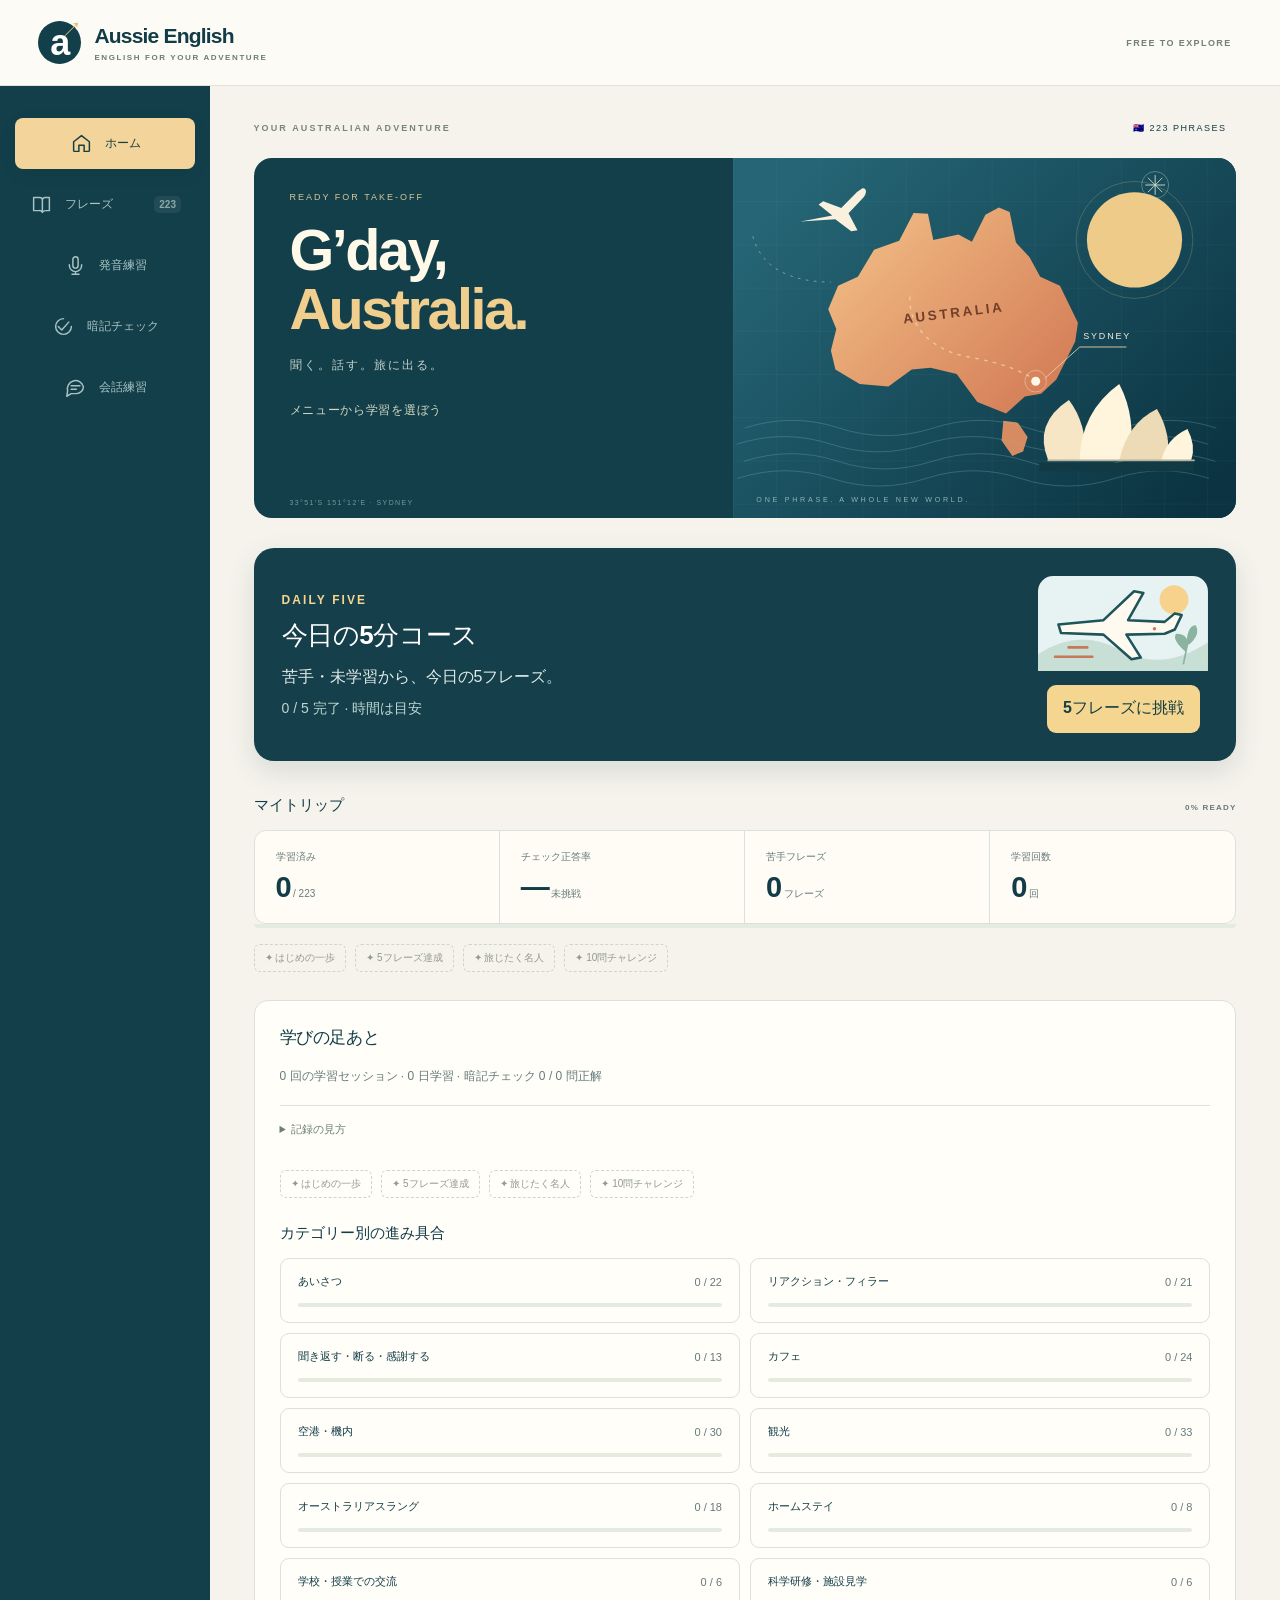
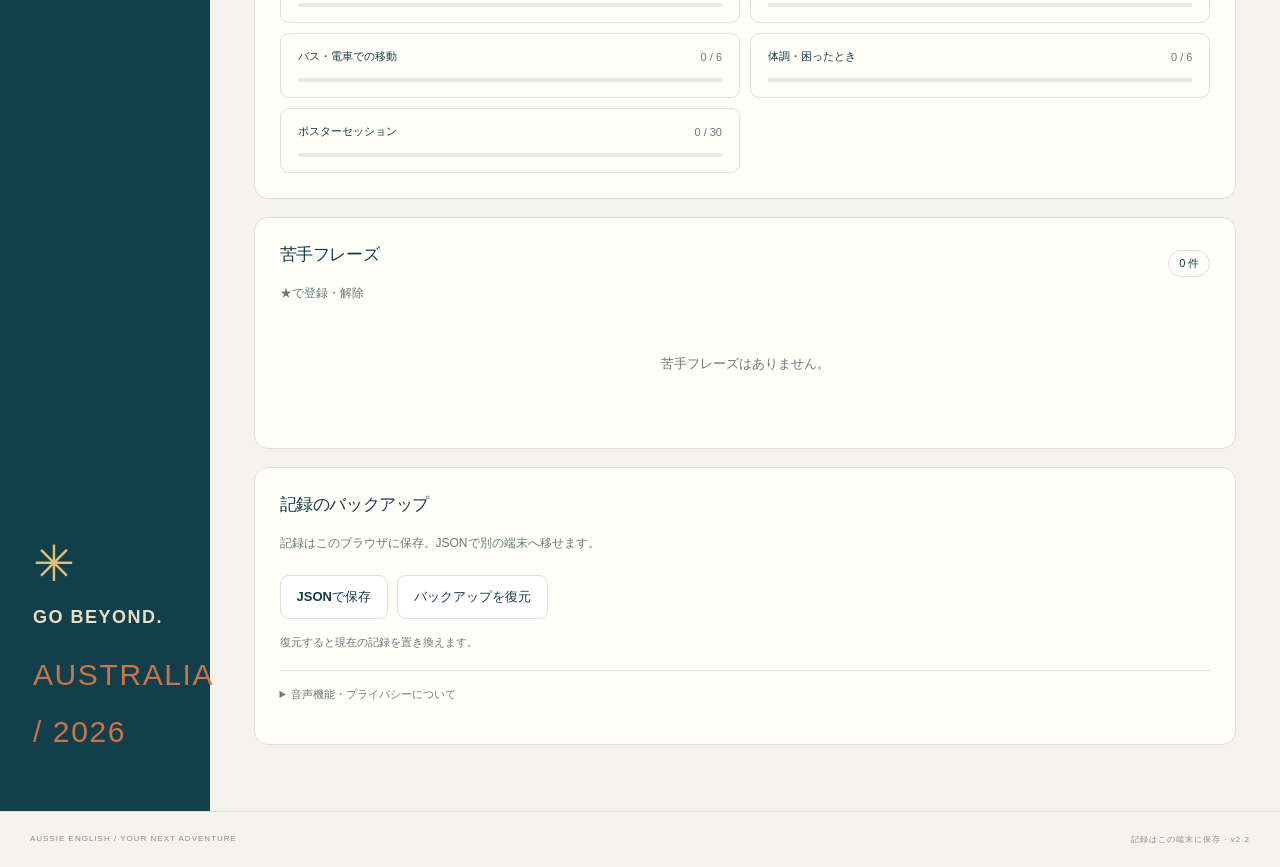
<file: index.html>
<!doctype html>
<html lang="ja">
<head>
  <meta charset="utf-8">
  <meta name="viewport" content="width=device-width, initial-scale=1">
  <meta name="theme-color" content="#123f4a">
  <meta name="description" content="オーストラリア研修に向けて、223のフレーズを聞く・覚える・話す。無料、ログイン不要の英会話トレーナー。">
  <title>Aussie English Trainer｜オーストラリア研修の英会話</title>
  <link rel="icon" href="assets/mark.svg" type="image/svg+xml">
  <link rel="stylesheet" href="styles.css">
  <script defer src="phrases.js"></script>
  <script defer src="translations.js"></script>
  <script defer src="core.js"></script>
  <script defer src="scenarios.js"></script>
  <script defer src="speech.js"></script>
  <script defer src="feedback.js"></script>
  <script defer src="conversation.js"></script>
  <script defer src="app.js"></script>
</head>
<body>
  <a href="#main" class="skip">学習画面へスキップ</a>
  <header class="site-header"><a class="brand" href="#home"><span class="brand-mark" aria-hidden="true">a<span>↗</span></span><span>Aussie English<span class="brand-sub">ENGLISH FOR YOUR ADVENTURE</span></span></a><span class="free-badge">FREE TO EXPLORE</span></header>
  <div class="layout"><aside><nav id="nav" aria-label="学習メニュー"></nav><div class="aside-note"><span class="compass" aria-hidden="true">✳</span><strong>GO BEYOND.</strong><span>AUSTRALIA / 2026</span></div></aside><main id="main" tabindex="-1"><div id="app"></div></main></div>
  <footer><span>AUSSIE ENGLISH / YOUR NEXT ADVENTURE</span><span>記録はこの端末に保存 · v2.2</span></footer>
  <div id="toast" role="status" aria-live="polite"></div>
  <div id="result-feedback" class="result-feedback" hidden role="status" aria-live="polite" aria-atomic="true"><span id="result-symbol" aria-hidden="true">○</span><span id="result-label">一致！</span></div>
  <noscript>このアプリを使うにはJavaScriptを有効にしてください。</noscript>
</body>
</html>
</file>
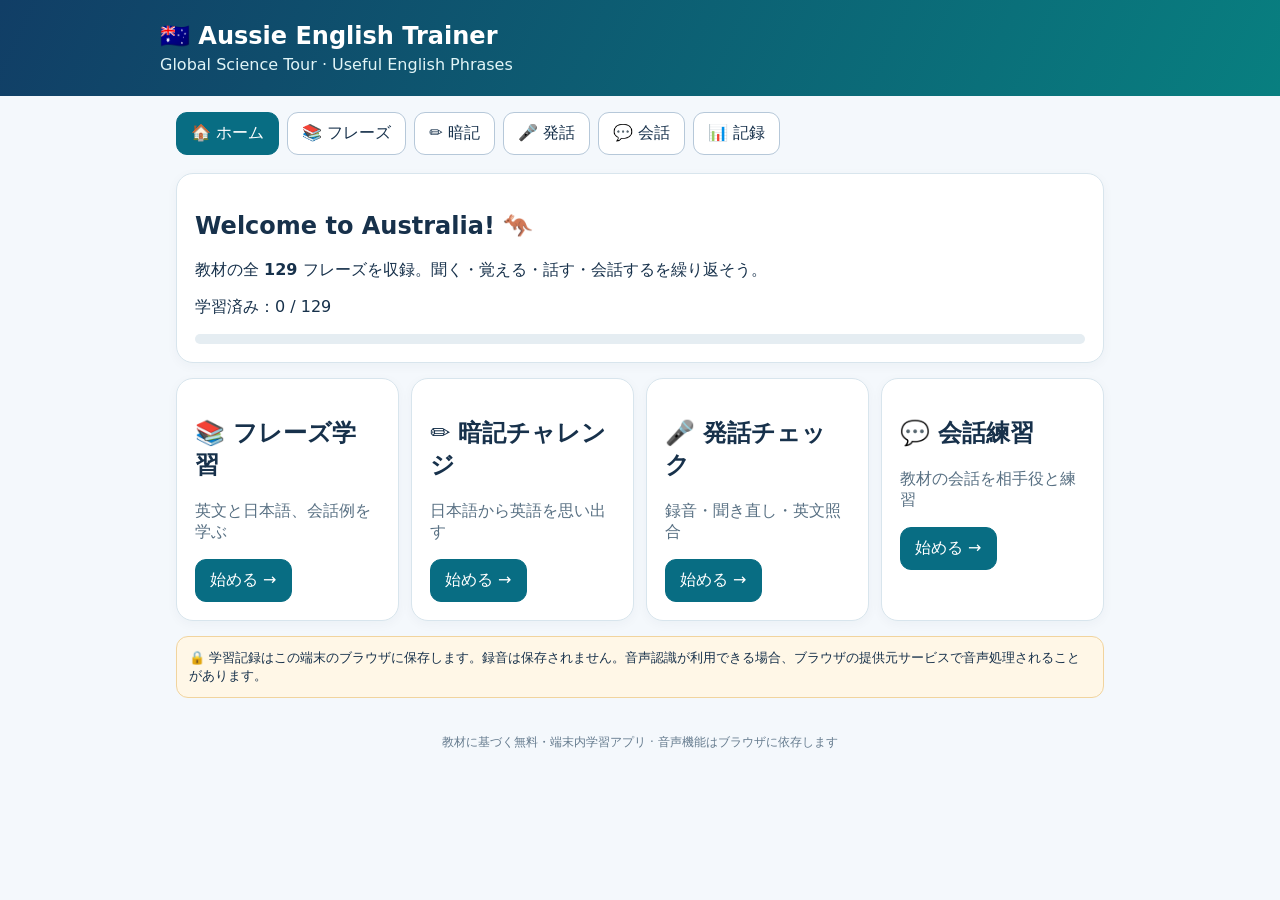
<file: original/index.html>
<!doctype html><html lang="ja"><head><meta charset="utf-8"><meta name="viewport" content="width=device-width,initial-scale=1"><title>Aussie English Trainer</title><style>
:root{font-family:system-ui,'Noto Sans JP',sans-serif;color:#17314b;background:#f4f8fc}*{box-sizing:border-box}body{margin:0}header{background:linear-gradient(115deg,#113e66,#087f80);color:white;padding:22px 18px}header h1{margin:0;font-size:24px}header p{margin:5px 0 0;color:#e1f5f7}main{max-width:960px;margin:auto;padding:16px}.nav{display:flex;flex-wrap:wrap;gap:8px;margin-bottom:18px}button,select,input{font:inherit}button{border:1px solid #b6c8d9;background:white;border-radius:11px;padding:10px 14px;cursor:pointer;color:#17314b}button.primary,.nav button.active{background:#086d83;color:white;border-color:#086d83}button:disabled{opacity:.5;cursor:not-allowed}button:hover:not(:disabled){filter:brightness(.95)}.panel{background:white;border:1px solid #d8e5ed;border-radius:17px;padding:18px;margin-bottom:15px;box-shadow:0 3px 12px #18354b0a}.muted{color:#587083}.small{font-size:13px}.tag{background:#e8f5f5;padding:4px 9px;border-radius:99px;font-size:12px}.flex{display:flex;gap:10px;align-items:center;flex-wrap:wrap}.grow{flex:1}.phrase{font-size:clamp(22px,4vw,32px);font-weight:750;margin:16px 0}.translation{font-size:18px}.actions{display:flex;gap:8px;flex-wrap:wrap;margin:12px 0}.dialog{border-left:3px solid #9ec4d3;padding:8px 12px;margin:7px 0;background:#f5fafc}.dialog.mine{border-left-color:#10a48c;background:#eaf9f4}.score{font-size:30px;font-weight:750;color:#087b75}.progress{height:10px;background:#e5edf2;border-radius:99px;overflow:hidden}.progress>div{height:100%;background:#159d8a}.listitem{border-bottom:1px solid #edf1f5;padding:10px 0;display:flex;align-items:center;justify-content:space-between;gap:8px}.grid{display:grid;grid-template-columns:repeat(auto-fit,minmax(200px,1fr));gap:12px}input,select{padding:10px;border-radius:9px;border:1px solid #b7cad8;max-width:100%}input[type=text]{width:100%}.hidden{display:none}.status{padding:10px;background:#f0f7fb;border-radius:10px;margin-top:12px;white-space:pre-wrap}.notice{background:#fff7e7;border:1px solid #f1d49e;border-radius:12px;padding:12px}footer{text-align:center;padding:20px;color:#657b8e;font-size:12px}@media(max-width:600px){.panel{padding:14px}button{padding:10px}header h1{font-size:21px}}
</style></head><body><header><div style="max-width:960px;margin:auto"><h1>🇦🇺 Aussie English Trainer</h1><p>Global Science Tour · Useful English Phrases</p></div></header><main><nav class="nav" id="nav"></nav><div id="app"></div></main><footer>教材に基づく無料・端末内学習アプリ · 音声機能はブラウザに依存します</footer><script src="phrases.js"></script><script>
const DATA=window.PHRASES||[];const STORE='aussie-english-v1';let saved={};try{saved=JSON.parse(localStorage.getItem(STORE)||'{}')}catch{};saved.done??={};saved.star??={};saved.attempts??={};let tab='home',idx=0,cat='すべて',showJa=true,rec=null,recordedUrl=null,recognition=null,voiceIndex=0,roleTurn=0,roleLog=[],roleScript=null;
const $=id=>document.getElementById(id);const esc=s=>String(s??'').replace(/[&<>"']/g,c=>({'&':'&amp;','<':'&lt;','>':'&gt;','"':'&quot;',"'":'&#39;'}[c]));function save(){localStorage.setItem(STORE,JSON.stringify(saved))}function categories(){return ['すべて',...new Set(DATA.map(x=>x.category))]}function current(){return DATA[idx]}function changeTab(t){tab=t;render()}function setIndex(n){idx=Math.max(0,Math.min(DATA.length-1,n));render()}function speak(t,rate=0.9){if(!('speechSynthesis'in window)){alert('このブラウザでは音声再生できません');return}speechSynthesis.cancel();let u=new SpeechSynthesisUtterance(t);u.lang='en-AU';u.rate=rate;let voices=speechSynthesis.getVoices();let v=voices.find(v=>v.lang.toLowerCase()==='en-au')||voices.find(v=>v.lang.toLowerCase().startsWith('en-'));if(v)u.voice=v;speechSynthesis.speak(u)}function norm(s){return s.toLowerCase().replace(/[^a-z0-9\s]/g,' ').replace(/\s+/g,' ').trim()}function accuracy(a,b){let x=norm(a).split(' ').filter(Boolean),y=norm(b).split(' ').filter(Boolean);let dp=Array.from({length:x.length+1},()=>Array(y.length+1).fill(0));for(let i=1;i<=x.length;i++)for(let j=1;j<=y.length;j++)dp[i][j]=x[i-1]===y[j-1]?dp[i-1][j-1]+1:Math.max(dp[i-1][j],dp[i][j-1]);return Math.round(100*2*dp[x.length][y.length]/Math.max(1,x.length+y.length))}function recognitionStart(callback){let SR=window.SpeechRecognition||window.webkitSpeechRecognition;if(!SR){$('status').textContent='このブラウザは音声認識に対応していません。下の入力欄から英文を入力して練習できます。';return}try{recognition?.abort();recognition=new SR();recognition.lang='en-AU';recognition.interimResults=false;recognition.onresult=e=>callback(e.results[0][0].transcript);recognition.onerror=e=>$('status').textContent='音声認識エラー: '+e.error+'。入力欄からも練習できます。';recognition.start();$('status').textContent='🎤 話してください…'}catch(e){$('status').textContent='マイクを開始できません: '+e.message}}
function nav(){let tabs=[['home','🏠 ホーム'],['learn','📚 フレーズ'],['quiz','✏️ 暗記'],['speak','🎤 発話'],['role','💬 会話'],['progress','📊 記録']];$('nav').innerHTML=tabs.map(([t,l])=>`<button class="${t===tab?'active':''}" onclick="changeTab('${t}')">${l}</button>`).join('')}
function render(){nav();let a=$('app');if(tab==='home'){let done=Object.keys(saved.done).filter(k=>saved.done[k]).length;a.innerHTML=`<section class="panel"><h2>Welcome to Australia! 🦘</h2><p>教材の全 <b>${DATA.length}</b> フレーズを収録。聞く・覚える・話す・会話するを繰り返そう。</p><p>学習済み：${done} / ${DATA.length}</p><div class="progress"><div style="width:${done/DATA.length*100}%"></div></div></section><div class="grid">${[['learn','📚','フレーズ学習','英文と日本語、会話例を学ぶ'],['quiz','✏️','暗記チャレンジ','日本語から英語を思い出す'],['speak','🎤','発話チェック','録音・聞き直し・英文照合'],['role','💬','会話練習','教材の会話を相手役と練習']].map(([t,ico,title,desc])=>`<section class="panel"><h2>${ico} ${title}</h2><p class="muted">${desc}</p><button class="primary" onclick="changeTab('${t}')">始める →</button></section>`).join('')}</div><div class="notice small">🔒 学習記録はこの端末のブラウザに保存します。録音は保存されません。音声認識が利用できる場合、ブラウザの提供元サービスで音声処理されることがあります。</div>`}
if(tab==='learn'){let p=current();a.innerHTML=`<section class="panel"><div class="flex"><select id="cat" onchange="selectCat(this.value)">${categories().map(c=>`<option ${c===cat?'selected':''}>${esc(c)}</option>`).join('')}</select><span class="tag">No. ${p.id} / ${DATA.length}</span><span class="tag">${esc(p.category)}</span></div><div class="phrase">${esc(p.en)}</div><div class="translation" id="ja">${showJa?esc(p.ja):'（日本語訳を非表示）'}</div><div class="actions"><button onclick="speak(current().en)">🔊 聴く</button><button onclick="speak(current().en,.7)">🐢 ゆっくり</button><button onclick="showJa=!showJa;render()">訳を${showJa?'隠す':'表示'}</button><button onclick="toggleStar()">${saved.star[p.id]?'★ お気に入り':'☆ お気に入り'}</button><button class="${saved.done[p.id]?'primary':''}" onclick="toggleDone()">${saved.done[p.id]?'✓ 学習済み':'□ 覚えた'}</button></div><h3>教材の会話例</h3>${p.dialogue.map(d=>`<div class="dialog"><b>${esc(d.role)}:</b> ${esc(d.text)} <button class="small" onclick="speak(${JSON.stringify(d.text).replace(/"/g,'&quot;')})">🔊</button></div>`).join('')}<div class="actions"><button onclick="move(-1)">← 前へ</button><button class="primary" onclick="move(1)">次へ →</button><button onclick="changeTab('speak')">このフレーズを話す 🎤</button></div></section>`}
if(tab==='quiz'){let p=current();a.innerHTML=`<section class="panel"><span class="tag">No. ${p.id} · ${esc(p.category)}</span><h2>日本語を英語にしよう</h2><p class="phrase">${esc(p.ja)}</p><input id="quizAnswer" type="text" placeholder="英語で入力（または声に出してから確認）"><div class="actions"><button onclick="quizCheck()" class="primary">答え合わせ</button><button onclick="speak(current().en)">🔊 模範音声</button><button onclick="move(1)">次の問題 →</button></div><div id="status" class="status">入力しなくても答え合わせできます。</div></section>`}
if(tab==='speak'){let p=current();a.innerHTML=`<section class="panel"><span class="tag">No. ${p.id} · ${esc(p.category)}</span><h2>発話チェック</h2><p class="phrase">${esc(p.en)}</p><p>${esc(p.ja)}</p><div class="actions"><button onclick="speak(current().en)">🔊 お手本</button><button onclick="speak(current().en,.7)">🐢 ゆっくり</button><button class="primary" onclick="recognitionStart(checkSpeech)">🎙 音声認識</button><button onclick="recordStart()">⏺ 録音開始</button><button onclick="recordStop()">⏹ 録音終了</button></div><div id="playback"></div><label class="small muted">認識できない場合は入力して確認</label><input type="text" id="typed" placeholder="聞き取られた英文を入力"><button onclick="checkSpeech($('typed').value)">英文を照合</button><div id="status" class="status">音声認識の結果は発音の点数ではありません。録音を聞き直して、お手本と比べましょう。</div><div class="actions"><button onclick="move(-1)">← 前へ</button><button onclick="move(1)">次へ →</button></div></section>`}
if(tab==='role')renderRole();if(tab==='progress'){let done=DATA.filter(p=>saved.done[p.id]);let starred=DATA.filter(p=>saved.star[p.id]);a.innerHTML=`<section class="panel"><h2>学習記録</h2><p>学習済み：<b>${done.length} / ${DATA.length}</b>　お気に入り：<b>${starred.length}</b></p><div class="progress"><div style="width:${done.length/DATA.length*100}%"></div></div><h3>カテゴリー別</h3>${categories().slice(1).map(c=>{let ar=DATA.filter(p=>p.category===c),n=ar.filter(p=>saved.done[p.id]).length;return `<div class="listitem"><span>${esc(c)}</span><span>${n}/${ar.length}</span></div>`}).join('')}<h3>お気に入り</h3>${starred.length?starred.map(p=>`<div class="listitem"><span>${esc(p.en)}</span><button onclick="setIndex(${p.id-1});changeTab('learn')">学習</button></div>`).join(''):'まだ登録されていません'}<h3>バックアップ</h3><div class="actions"><button onclick="exportData()">記録をJSONで保存</button><button onclick="$('import').click()">記録を読み込む</button><input id="import" type="file" accept="application/json" class="hidden" onchange="importData(event)"></div><div class="notice small">ブラウザのデータを消すと記録も消えます。必要に応じてバックアップしてください。</div></section>`}}
function selectCat(c){cat=c;let i=DATA.findIndex(p=>c==='すべて'||p.category===c);if(i>=0)idx=i;render()}function move(n){let filtered=DATA.map((p,i)=>({p,i})).filter(({p})=>cat==='すべて'||p.category===cat);let at=filtered.findIndex(o=>o.i===idx);idx=filtered[(at+n+filtered.length)%filtered.length].i;render()}function toggleDone(){let id=current().id;saved.done[id]=!saved.done[id];save();render()}function toggleStar(){let id=current().id;saved.star[id]=!saved.star[id];save();render()}function quizCheck(){let p=current(),s=$('quizAnswer').value;let score=s.trim()?accuracy(s,p.en):null;$('status').innerHTML=`<b>解答例：</b>${esc(p.en)}<br>${score===null?'声に出して言えたか確認しましょう。':`文字列一致度：<b>${score}%</b>（言い換え表現は低く出る場合があります）`}`;saved.attempts[p.id]=(saved.attempts[p.id]||0)+1;save()}function checkSpeech(s){let score=accuracy(s,current().en);$('status').innerHTML=`<b>認識・入力された英文：</b> ${esc(s||'（認識なし）')}<br><b>お手本：</b> ${esc(current().en)}<br><span class="score">${score}%</span> <span class="small">単語一致度の目安（発音採点ではありません）</span>`;saved.attempts[current().id]=(saved.attempts[current().id]||0)+1;save()}
async function recordStart(){if(!navigator.mediaDevices?.getUserMedia||!window.MediaRecorder){$('status').textContent='録音非対応です。HTTPSで開き、マイク許可を確認してください。';return}try{let stream=await navigator.mediaDevices.getUserMedia({audio:true}),chunks=[];rec=new MediaRecorder(stream);rec.ondataavailable=e=>chunks.push(e.data);rec.onstop=()=>{if(recordedUrl)URL.revokeObjectURL(recordedUrl);recordedUrl=URL.createObjectURL(new Blob(chunks,{type:rec.mimeType}));$('playback').innerHTML='<p>自分の声を聞き直そう：</p><audio controls src="'+recordedUrl+'"></audio>';stream.getTracks().forEach(t=>t.stop())};rec.start();$('status').textContent='⏺ 録音中…「録音終了」を押してください。'}catch(e){$('status').textContent='録音できません: '+e.message}}function recordStop(){if(rec?.state==='recording'){rec.stop();$('status').textContent='録音が終わりました。お手本と聴き比べてみましょう。'}}
function renderRole(){let p=current();if(!roleScript||roleScript.id!==p.id){roleScript=p;roleTurn=0;roleLog=[]}let lines=p.dialogue;let shown=roleLog.map(l=>`<div class="dialog ${l.mine?'mine':''}"><b>${l.mine?'You':'Partner'}:</b> ${esc(l.text)} ${l.mine?'':`<button onclick="speak(${JSON.stringify(l.text).replace(/"/g,'&quot;')})">🔊</button>`}</div>`).join('');let next=lines[roleTurn];$('app').innerHTML=`<section class="panel"><h2>💬 教材ロールプレイ</h2><div class="flex"><span class="tag">No. ${p.id}</span><button onclick="move(-1)">←</button><button onclick="move(1)">→</button><button onclick="roleScript=null;render()">最初から</button></div><p class="muted">${esc(p.en)}　|　${esc(p.ja)}</p>${shown||'<p class="muted">会話を始めましょう。教材のAを相手役、Bを自分の役として練習します。</p>'}${next?`<div class="notice"><b>次の番：</b>${next.role==='A'?'相手（A）':'あなた（B）'}<br>${next.role==='B'?`<span class="small">ヒント：${esc(next.text)}</span>`:'相手のセリフを再生できます。'}</div><div class="actions">${next.role==='A'?`<button class="primary" onclick="roleAdvance()">🔊 相手のセリフを聞く</button>`:`<button class="primary" onclick="recognitionStart(roleSpeech)">🎙 自分のセリフを話す</button><button onclick="roleAdvance()">言えたので次へ</button>`}</div>`:'<div class="status">🎉 会話終了！ 別のフレーズにも挑戦しよう。</div>'}<div id="status" class="status">※教材にある会話を使う練習です。無制限の生成AI自由会話ではありません。</div></section>`}function roleAdvance(){let d=current().dialogue[roleTurn];if(!d)return;if(d.role==='A')speak(d.text);roleLog.push({text:d.text,mine:d.role==='B'});roleTurn++;renderRole()}function roleSpeech(s){let d=current().dialogue[roleTurn];if(!d)return;let score=accuracy(s,d.text);roleLog.push({text:s,mine:true});roleTurn++;renderRole();$('status').textContent=`認識結果の単語一致度：${score}%（発音点数ではありません）`}
function exportData(){let blob=new Blob([JSON.stringify(saved,null,2)],{type:'application/json'}),url=URL.createObjectURL(blob),a=document.createElement('a');a.href=url;a.download='aussie-learning-progress.json';a.click();setTimeout(()=>URL.revokeObjectURL(url),1000)}async function importData(e){try{let j=JSON.parse(await e.target.files[0].text());if(!j.done||!j.star)throw Error('形式が違います');saved=j;save();render()}catch(e){alert('読み込みに失敗しました: '+e.message)}}
if(!DATA.length)$('app').textContent='教材データが読み込めません。index.html と phrases.js を同じフォルダに置いてください。';else render();
</script></body></html>
</file>
<file: styles.css>
:root{--ink:#173c36;--muted:#60736b;--green:#086b62;--lime:#dcebb9;--paper:#f6f6ef;--line:#dce3d8;--orange:#cc6336;--white:#fff;--shadow:0 8px 30px #193e3210;color-scheme:light;font-family:Inter,'Noto Sans JP',-apple-system,BlinkMacSystemFont,'Segoe UI',sans-serif;color:var(--ink);background:var(--paper);font-synthesis:none}*{box-sizing:border-box}body{margin:0}a{color:inherit}button,input,select,textarea{font:inherit}button,a,input,select,textarea{touch-action:manipulation}button{cursor:pointer;min-height:44px;padding:10px 16px;border:1px solid var(--line);border-radius:12px;background:white;color:var(--ink);font-weight:600;transition:background .15s,transform .15s}button:hover:not(:disabled){background:#eaf1e4}button:active:not(:disabled){transform:translateY(1px)}button:disabled{opacity:.5;cursor:not-allowed}button.primary{background:var(--green);color:white;border-color:var(--green)}button.primary:hover{background:#09564f}button.soft{background:var(--lime);border-color:var(--lime)}button.danger{color:#9a352b}button.icon{min-width:44px;padding:9px}button[aria-pressed=true]{background:#e6efd9;border-color:#63924e}.skip{position:absolute;top:-100px;left:10px;background:white;padding:15px;z-index:20}.skip:focus{top:5px}:focus-visible{outline:3px solid #bc6a27;outline-offset:4px}.site-header{height:91px;display:flex;align-items:center;gap:26px;padding:0 4vw;border-bottom:1px solid var(--line);background:#fffef8}.brand{display:flex;gap:13px;align-items:center;font-size:20px;font-weight:800;letter-spacing:-.6px;text-decoration:none}.brand-mark{display:grid;place-items:center;position:relative;background:var(--green);color:white;border-radius:14px;width:43px;height:43px;font-size:36px;line-height:1}.brand-mark span{position:absolute;font-size:21px;top:-2px;right:0;color:#e4c075}.brand-sub{display:block;font-size:10px;font-weight:500;letter-spacing:.7px;margin-top:5px}.header-note{font-size:12px;color:var(--muted);margin-left:auto}.free-badge{font-size:11px;border:1px solid var(--line);padding:7px 10px;border-radius:30px;white-space:nowrap}.layout{max-width:1510px;margin:auto;display:grid;grid-template-columns:220px minmax(0,1fr);min-height:calc(100vh - 155px)}aside{padding:35px 18px 20px 25px;border-right:1px solid var(--line);display:flex;flex-direction:column;gap:26px}nav{display:grid;gap:7px}nav button{border:0;background:transparent;text-align:left;font-size:13px;display:flex;align-items:center;gap:12px;padding:13px 14px}nav button.active{background:var(--green);color:white}nav .nav-icon{font-size:20px;width:24px;text-align:center}nav .nav-count{margin-left:auto;font-size:10px;opacity:.8}.aside-note{margin-top:auto;padding:18px 11px;color:var(--muted);font-size:11px;line-height:1.9}.aside-note>span{font-size:30px;color:var(--orange);display:block}.aside-note strong{color:var(--ink);font-size:12px}.local-note{font-size:10px;color:var(--muted);text-align:center}main{padding:36px clamp(20px,3.4vw,50px) 50px;min-width:0;max-width:1250px;width:100%}h1,h2,h3,p{margin-top:0}h1{font-size:clamp(25px,3vw,34px);letter-spacing:-1px;margin-bottom:10px}h2{font-size:20px;letter-spacing:-.4px}h3{font-size:15px}p{line-height:1.8}small,.small{font-size:12px;line-height:1.8}.muted{color:var(--muted)}.eyebrow{color:var(--green);font-size:10px;letter-spacing:2px;font-weight:800;margin-bottom:12px}.page-head{display:flex;justify-content:space-between;align-items:center;gap:14px;margin-bottom:26px}.page-head p{margin:0;font-size:13px}.pill{display:inline-block;border:1px solid var(--line);border-radius:30px;padding:5px 10px;font-size:11px;background:#fff9}.hero{background:#e6eddb;border-radius:24px;display:grid;grid-template-columns:1.2fr 1fr;overflow:hidden;position:relative;margin-bottom:25px;min-height:285px;border:1px solid #dce6cb}.hero-copy{padding:35px 0 33px 32px;position:relative;z-index:1}.hero h2{font-size:clamp(26px,3vw,40px);line-height:1.4;letter-spacing:-1.5px;margin-bottom:13px}.hero p{font-size:12px;color:#486044;margin-bottom:23px}.hero-art{position:relative;display:flex;align-items:flex-end;justify-content:center;overflow:hidden;background:linear-gradient(155deg,transparent 10%,#c9dfcf 80%)}.hero-art svg{width:100%;min-width:260px;height:100%;position:absolute;bottom:0}.stamp{position:absolute;right:22px;top:23px;border:1px solid #839c76;border-radius:50%;width:73px;height:73px;display:flex;align-items:center;justify-content:center;text-align:center;transform:rotate(12deg);font-size:9px;line-height:1.8;letter-spacing:1px;color:#3e6c50}.stats{display:grid;grid-template-columns:repeat(4,minmax(0,1fr));gap:13px;margin-bottom:29px}.stat{padding:18px;border:1px solid var(--line);background:white;border-radius:15px}.stat-label{display:block;color:var(--muted);font-size:11px;margin-bottom:10px}.stat strong{font-size:27px;font-weight:750;letter-spacing:-1px}.stat strong small{font-size:12px;font-weight:400;color:var(--muted);letter-spacing:0}.section-title{display:flex;justify-content:space-between;align-items:baseline;gap:10px;margin:26px 0 16px}.section-title h2{margin:0;font-size:17px}.section-title span{color:var(--muted);font-size:11px}.mode-grid{display:grid;grid-template-columns:repeat(4,minmax(0,1fr));gap:13px}.mode-card{text-align:left;padding:21px 17px;background:white;border-radius:17px;min-height:183px;position:relative}.mode-icon{display:grid;place-items:center;width:39px;height:39px;background:#e5efdb;border-radius:13px;margin-bottom:17px;font-size:21px}.mode-card:nth-child(2) .mode-icon{background:#fff0d7}.mode-card:nth-child(3) .mode-icon{background:#e0eef0}.mode-card:nth-child(4) .mode-icon{background:#f7e5d9}.mode-card strong{display:block;font-size:14px;margin-bottom:8px}.mode-card p{font-size:11px;font-weight:400;color:var(--muted);line-height:1.7;margin:0 0 18px}.mode-card .arrow{position:absolute;right:16px;bottom:14px;color:var(--green)}.panel{background:white;border:1px solid var(--line);border-radius:19px;padding:25px;margin-bottom:18px;box-shadow:var(--shadow)}.row{display:flex;align-items:center;gap:10px;flex-wrap:wrap}.spread{justify-content:space-between}.actions{display:flex;gap:9px;flex-wrap:wrap;margin-top:20px}.tag{font-size:10px;background:#edf2e7;border-radius:6px;padding:5px 9px;color:#425e44;display:inline-block}.phrase{font-size:clamp(25px,4vw,38px);line-height:1.5;font-weight:700;letter-spacing:-.5px;margin:24px 0 10px;overflow-wrap:anywhere}.translation{font-size:17px;line-height:1.7;min-height:30px}.phrase-card{padding:28px 32px}.phrase-card .actions{margin-top:26px}.phrase-nav{border-top:1px solid var(--line);margin-top:25px;padding-top:16px}.field{display:flex;flex-direction:column;gap:7px;font-size:12px;min-width:0}input[type=search],input[type=text],select,textarea{border:1px solid #b7c8ba;background:white;color:var(--ink);border-radius:10px;padding:12px;min-height:44px;max-width:100%;width:100%}textarea{resize:vertical;min-height:88px}input[type=checkbox]{width:18px;height:18px;accent-color:var(--green)}.toolbar{display:grid;grid-template-columns:minmax(180px,1.6fr) minmax(140px,1fr) auto;gap:12px;align-items:end;margin-bottom:18px}.check{display:flex;gap:8px;align-items:center;font-size:12px;min-height:44px}.dialogue{display:grid;gap:10px;margin-top:16px}.bubble{background:#f2f5ee;border-radius:13px;padding:13px 16px;font-size:14px;line-height:1.8}.bubble .role{font-size:10px;font-weight:800;color:var(--muted);display:block}.bubble.mine{background:#e2eed7;margin-left:25px}.bubble.partner{margin-right:25px}.bubble button{float:right;min-height:36px;min-width:36px;padding:5px;margin-left:8px}.notice{font-size:12px;background:#f9f4e6;border:1px solid #e8d8b6;border-radius:12px;padding:14px;line-height:1.8;margin:16px 0}.notice.neutral{background:#eef4eb;border-color:#d7e3cd}.empty{text-align:center;padding:40px 15px;color:var(--muted)}.list{display:grid;gap:8px;max-height:360px;overflow:auto;padding:3px}.list-item{width:100%;display:flex;align-items:center;gap:13px;text-align:left;padding:12px 14px;flex-shrink:0}.list-item .number{font-size:11px;color:var(--muted);width:24px;flex-shrink:0}.list-item .copy{min-width:0;flex:1}.list-item .copy strong{display:block;font-size:13px;overflow-wrap:anywhere}.list-item .copy small{display:block;color:var(--muted);font-weight:400}.list-item.selected{border-color:var(--green);background:#f0f6e8}.progress-bar{height:7px;background:#e6ebdf;border-radius:10px;overflow:hidden;margin-top:14px}.progress-bar>span{display:block;height:100%;background:var(--green);border-radius:10px}.category-grid{display:grid;grid-template-columns:repeat(2,minmax(0,1fr));gap:10px}.category{padding:15px 17px;border:1px solid var(--line);border-radius:12px;font-size:12px}.category .row{justify-content:space-between}.two-col{display:grid;grid-template-columns:1.4fr 1fr;gap:18px}.two-col>.panel{min-width:0}.status{font-size:13px;line-height:1.9;margin-top:18px;padding:14px;border-radius:12px;background:#f0f4ea;overflow-wrap:anywhere}.status:empty{display:none}.word{display:inline-block;padding:3px 6px;border-radius:5px;margin:3px 2px;font-size:15px}.word.match{background:#dfefd6;color:#245726}.word.miss{background:#ffe8d8;color:#8e3818;text-decoration:underline wavy}.word.extra{background:#fbe3e4;color:#8e2731;text-decoration:underline}.legend{font-size:11px;color:var(--muted);line-height:1.9}.score{font-size:28px;color:var(--green);font-weight:800}.quiz-result{border-top:1px solid var(--line);padding-top:20px;margin-top:20px}.quiz-result .phrase{font-size:24px}.result-actions{display:flex;gap:9px;flex-wrap:wrap;margin-top:15px}.recording{color:#a32e24;font-weight:700}.recording:before{content:'● ';color:#c83c32}audio{max-width:100%;width:100%;margin-top:12px}details{border-top:1px solid var(--line);margin-top:18px;padding-top:16px}summary{cursor:pointer;font-size:13px;min-height:32px}#toast{position:fixed;bottom:25px;left:50%;transform:translateX(-50%);background:#173c36;color:white;padding:12px 20px;border-radius:13px;z-index:30;max-width:90vw;font-size:12px;pointer-events:none;opacity:0;transition:opacity .2s}#toast.visible{opacity:1}footer{max-width:1510px;margin:auto;padding:22px 30px;border-top:1px solid var(--line);font-size:10px;color:var(--muted);display:flex;justify-content:space-between;gap:15px}.badge-row{display:flex;gap:9px;flex-wrap:wrap;margin-top:16px}.achievement{border:1px solid var(--line);padding:10px 14px;border-radius:10px;font-size:12px;color:var(--muted)}.achievement.earned{background:#f7efcf;color:#70520f;border-color:#e3ce87}.tab-switch{display:flex;gap:7px;flex-wrap:wrap;margin-bottom:20px}.tip{font-size:12px;color:var(--muted);margin-top:14px}.branch-option{text-align:left;width:100%;margin-top:10px;font-weight:500}.branch-option small{display:block;color:var(--muted)}.visually-hidden{position:absolute;width:1px;height:1px;padding:0;margin:-1px;overflow:hidden;clip:rect(0,0,0,0);white-space:nowrap;border:0}@media(min-width:1400px){main{padding-top:42px}.hero{min-height:320px}.hero-copy{padding-top:40px}}@media(max-width:1050px){.layout{grid-template-columns:185px minmax(0,1fr)}aside{padding-left:14px;padding-right:12px}.mode-grid{grid-template-columns:repeat(2,minmax(0,1fr))}.mode-card{min-height:155px}.header-note{display:none}.free-badge{margin-left:auto}.two-col{grid-template-columns:1fr}.toolbar{grid-template-columns:1fr 1fr}.toolbar>.check{grid-column:1/-1}.hero-copy{padding-left:24px}.hero h2{font-size:29px}.stats{gap:9px}.stat{padding:14px 11px}.stat strong{font-size:24px}}@media(max-width:700px){.site-header{height:75px;padding:0 18px;gap:8px}.brand{font-size:17px;gap:9px}.brand-sub{font-size:9px;letter-spacing:0}.brand-mark{width:36px;height:36px;font-size:31px;border-radius:12px}.free-badge{font-size:9px;padding:6px 8px}.layout{display:block}aside{position:sticky;top:0;z-index:10;background:#fffef8;padding:5px 8px;border-right:0;border-bottom:1px solid var(--line);display:block}nav{display:grid;grid-template-columns:repeat(6,minmax(0,1fr));gap:2px}nav button{padding:7px 1px;display:flex;flex-direction:column;gap:4px;text-align:center;font-size:9px;border-radius:9px;min-height:58px;line-height:1.4}nav .nav-icon{font-size:19px;line-height:1.3}nav .nav-count,.aside-note,.local-note{display:none}main{padding:24px 16px 32px}.page-head{margin-bottom:20px;align-items:flex-start}.page-head h1{font-size:24px}.page-head p{font-size:11px}.page-head>.pill{font-size:9px;margin-top:3px;white-space:nowrap}.eyebrow{font-size:9px;margin-bottom:8px}.hero{min-height:277px;grid-template-columns:1.2fr 1fr;border-radius:18px;margin-bottom:16px}.hero-copy{padding:25px 0 24px 20px}.hero h2{font-size:26px;line-height:1.45;letter-spacing:-1px}.hero p{font-size:11px;margin-bottom:18px}.hero .primary{font-size:12px;padding:10px 12px}.hero-art svg{min-width:230px;left:-45px}.stamp{right:12px;top:18px;width:58px;height:58px;font-size:7px}.stats{grid-template-columns:repeat(2,minmax(0,1fr));gap:10px;margin-bottom:23px}.stat{padding:14px 17px}.stat-label{margin-bottom:5px}.stat strong{font-size:25px}.mode-grid{gap:10px}.mode-card{padding:16px 14px;min-height:165px}.mode-icon{margin-bottom:12px}.mode-card strong{font-size:13px}.mode-card p{font-size:11px}.section-title h2{font-size:16px}.section-title span{font-size:10px}.panel,.phrase-card{padding:19px 17px;border-radius:15px}.phrase{font-size:26px;margin-top:23px}.translation{font-size:15px}.toolbar{grid-template-columns:1fr;gap:10px}.toolbar>.check{grid-column:auto}.toolbar .field{font-size:11px}.category-grid{grid-template-columns:1fr}.actions{gap:8px}.actions button{font-size:12px;padding:10px 12px}.two-col{gap:0}footer{padding:20px 17px;display:block;font-size:9px;line-height:1.8}footer span{display:block}#toast{bottom:16px;width:max-content;max-width:90vw}.tab-switch button{font-size:12px}.list-item{padding:11px}.list-item .copy strong{font-size:12px}.list-item .copy small{font-size:11px}.bubble.mine{margin-left:12px}.bubble.partner{margin-right:12px}}@media(prefers-reduced-motion:reduce){*{scroll-behavior:auto!important;transition:none!important}}@media(max-width:360px){.free-badge{display:none}.hero h2{font-size:23px}.hero-copy{padding-left:15px}.hero-art svg{left:-65px}nav button{font-size:8px}}
/* Coastal field notes — ocean, sandstone & eucalyptus */
:root{--ink:#123c47;--muted:#667a7d;--green:#16616a;--lime:#f4d690;--paper:#f5f3ec;--line:#dbe1dc;--orange:#c8754e;--shadow:0 5px 20px #103c4706}.site-header{height:86px;background:#fdfbf5;padding:0 3vw;border-bottom-color:#e3e3d9}.brand{font-size:21px;letter-spacing:-.8px}.brand-mark{background:#123f4a;border-radius:50%;width:43px;height:43px}.brand-sub{font-size:8px;letter-spacing:1.6px;font-weight:650;color:#6c7c76}.free-badge{margin-left:auto;background:transparent;border:0;font-size:9px;letter-spacing:1.4px;font-weight:700;color:#718079}.layout{grid-template-columns:210px minmax(0,1fr);max-width:1550px}aside{background:#123f4a;border:0;padding:32px 15px 25px;color:#e3eee7}nav{gap:10px}nav button{color:#a9c2c2;font-size:12px;font-weight:550;padding:15px 14px;border-radius:8px}nav button:hover:not(:disabled){background:#ffffff0b;color:white}nav button.active{color:#173f43;background:#f3d59b;box-shadow:0 5px 20px #0000000d}nav .nav-icon{display:flex;align-items:center;justify-content:center}nav .nav-count{background:#ffffff16;border-radius:5px;padding:3px 5px}nav button.active .nav-count{background:#143d4410}.aside-note{padding:26px 18px;color:#9dbab8;display:flex;flex-direction:column;font-size:9px;letter-spacing:1.6px;gap:11px}.aside-note strong{font-size:18px;color:#e8dfc6;letter-spacing:1.5px}.aside-note .compass{font-size:50px;font-weight:100;color:#e1bd7c;line-height:1}.ui-icon{width:21px;height:21px;flex-shrink:0;vertical-align:middle}button{display:inline-flex;align-items:center;justify-content:center;gap:8px;border-radius:9px;font-size:13px;font-weight:650}button.primary{background:#16616a;border-color:#16616a}button.primary:hover:not(:disabled){background:#124f56}.actions .ui-icon{width:18px;height:18px}.mode-card{display:block}button.soft{color:#493e27;background:#f3dfb5;border-color:#f3dfb5}main{padding:32px clamp(20px,3.4vw,48px) 48px;max-width:1300px}.page-head{margin-bottom:24px}h1{font-weight:750;letter-spacing:-1px}.eyebrow{letter-spacing:2.1px;color:#798679;font-size:9px}.page-head h1{font-size:29px}.home-top{display:flex;align-items:center;justify-content:space-between;margin-bottom:20px}.home-top .eyebrow{margin:0}.home-top .pill{font-size:9px;letter-spacing:1.5px;background:transparent;border:0}.hero{border:0;grid-template-columns:1fr 1.05fr;background:#123f4a;min-height:340px;border-radius:18px;margin-bottom:30px}.hero-copy{padding:34px 0 30px 36px;z-index:2;min-width:0}.hero-label{color:#d9c596;font-size:9px;letter-spacing:2px;display:block;margin-bottom:19px}.hero h1{font-size:clamp(42px,4.5vw,64px);line-height:1.02;font-weight:750;letter-spacing:-2.5px;color:#fff9e9;margin:0 0 19px}.hero h1 em{font-style:normal;color:#f0ce8e}.hero-copy p{color:#c3d1cc;font-size:12px;letter-spacing:2px;line-height:1.4;margin-bottom:24px}.hero .primary{background:#f3d79d;border-color:#f3d79d;color:#163f46;padding:13px 18px;font-size:12px}.hero .primary:hover:not(:disabled){background:#ffe4af}.hero .primary .ui-icon{width:18px;height:18px}.hero-art{background:transparent;min-width:0;align-items:center}.hero-art img{width:100%;height:100%;object-fit:cover;display:block}.hero-coordinate{position:absolute;left:36px;bottom:12px;font-size:7px;color:#749a9c;letter-spacing:1.4px}.section-title{margin:26px 0 15px}.section-title h2{font-size:15px;font-weight:700;letter-spacing:0}.section-title span{font-size:8px;font-weight:650;letter-spacing:1.2px}.mode-grid{gap:14px}.mode-card{border:1px solid #d9e0d9;border-bottom:3px solid #5f9591;background:#fffdf8;border-radius:12px;padding:19px 18px;min-height:169px;transition:transform .18s,box-shadow .18s}.mode-card:hover:not(:disabled){transform:translateY(-3px);background:#fffdf8;box-shadow:0 12px 24px #123f4a12}.mode-top{display:flex;align-items:flex-start;justify-content:space-between;margin-bottom:24px}.mode-icon,.mode-card:nth-child(2) .mode-icon,.mode-card:nth-child(3) .mode-icon,.mode-card:nth-child(4) .mode-icon{width:auto;height:auto;display:block;background:transparent;border-radius:0;margin:0;color:#205b64}.mode-icon .ui-icon{width:27px;height:27px;stroke-width:1.4}.mode-number{font-size:10px;letter-spacing:1px;color:#a5afa5;font-weight:450}.mode-card strong{font-size:14px;letter-spacing:-.3px;margin-bottom:6px}.mode-card p{font-size:11px;line-height:1.5;margin:0;color:#7b8580}.mode-card .arrow{bottom:18px;right:16px}.mode-card .arrow .ui-icon{width:17px;height:17px}.mode-card:nth-child(2){border-bottom-color:#c67d57}.mode-card:nth-child(3){border-bottom-color:#cfb165}.mode-card:nth-child(4){border-bottom-color:#748567}.stats{gap:0;border:1px solid var(--line);border-radius:12px;overflow:hidden;background:#fffcf5;margin-bottom:0}.stat{border:0;border-right:1px solid var(--line);border-radius:0;background:transparent;padding:19px 21px}.stat:last-child{border-right:0}.stat-label{font-size:10px;margin-bottom:7px}.stat strong{font-size:29px;letter-spacing:-1.4px}.stat strong small{font-size:10px;letter-spacing:0}.journey-line .progress-bar{height:4px;margin-top:0;border-radius:0 0 5px 5px}.journey-line .progress-bar>span{border-radius:0}.achievement{font-size:10px;padding:6px 10px;background:transparent;color:#919b8f;border:1px dashed #cfd6c9;border-radius:6px}.achievement.earned{background:#f4e1b4;border:1px solid #e4c886;color:#76561d}.panel{background:#fffef9;border:1px solid #dbe1d8;border-radius:14px;padding:25px;box-shadow:none}.phrase-card{padding:27px 30px}.phrase-card>.row .small{font-size:10px}.phrase{font-size:clamp(27px,3.5vw,40px);letter-spacing:-1px;line-height:1.35;margin:30px 0 12px;color:#113e4a}.translation{font-size:15px;color:#657772;margin-bottom:21px}.tag{font-size:10px;letter-spacing:.3px;background:#eef0e5;color:#586854;padding:6px 9px}.phrase-card>.row:nth-child(2){gap:6px}.phrase-card>.row:nth-child(2) button{font-size:10px;min-height:32px;padding:6px 10px;background:transparent}.phrase-card>.row:nth-child(2) button[aria-pressed=true]{background:#e5e9df}.phrase-nav{margin-top:24px;padding-top:16px}.phrase-nav button{border:0;background:transparent}.toolbar{margin-bottom:22px}.field{font-size:10px;color:#617271;font-weight:600;letter-spacing:.3px}input[type=search],input[type=text],select,textarea{background:#fffef9;border-color:#cbd6d0;font-size:13px;font-weight:400;letter-spacing:0;border-radius:8px}.check{font-size:11px}.list-item{background:#fffef9;border-radius:9px}.list-item .copy strong{font-size:13px;font-weight:650}.list-item .copy small{font-size:11px}.list-item.selected{background:#eaf0e7;border-color:#8aa999}.panel h2{font-size:17px;margin-bottom:17px}.step-number{font-size:10px;letter-spacing:2px;color:#b48a58;display:block;margin-bottom:9px}.voice-pad{padding:20px 0 8px;display:flex;align-items:center;justify-content:center;gap:10px;flex-wrap:wrap}.mic-button{min-height:52px;padding:13px 25px;border-radius:40px}.mic-button .ui-icon{width:22px;height:22px}.sound-bars{width:100%;display:flex;align-items:center;justify-content:center;gap:5px;height:30px;margin-bottom:12px;color:#86a9a4}.sound-bars i{display:block;width:3px;height:8px;background:currentColor;border-radius:3px}.sound-bars i:nth-child(2n){height:17px}.sound-bars i:nth-child(3n){height:25px}.sound-bars i:nth-child(4){height:32px}.voice-pad button:disabled{opacity:.4}.panel:has(#recognize-start:disabled):has(#recognize-stop:not(:disabled)) .sound-bars i{animation:voice-bars .7s ease-in-out infinite alternate;color:#c27551}.sound-bars i:nth-child(2n){animation-delay:.2s}.voice-disclosure{font-size:10px;color:#85918a;margin:13px 0;line-height:1.6}.compact-panel #status:empty{display:none}.status{background:#edf2e9;border-radius:9px;padding:15px;font-size:12px;line-height:1.8}.status>p:last-child{margin-bottom:0}.tip{font-size:11px;line-height:1.7}.voice-pad+.tip{text-align:center}.quiz-card{text-align:center;max-width:820px;margin:0 auto 20px;padding:28px 34px}.quiz-card>.row,.quiz-result,.quiz-card #status{text-align:left}.quiz-prompt{font-size:12px!important;letter-spacing:1px;font-weight:550;color:#718277;margin:35px 0 0}.quiz-card>.phrase{font-size:clamp(27px,3.5vw,39px);margin:20px 0 25px;min-height:55px}.quiz-card .voice-pad{padding:12px 0 4px}.quiz-card>.actions{justify-content:center;margin-top:24px}.quiz-card>.actions button{border:0;background:transparent;color:#7a8780;font-size:11px;min-height:32px}.quiz-disclaimer{font-size:10px;color:#8b948a;margin:28px 0 0;line-height:1.6}.quiz-result{border-top:1px solid var(--line);margin-top:22px;padding-top:22px}.quiz-result .phrase{font-size:25px;margin:12px 0 19px}.quiz-result .actions{justify-content:flex-end}.tab-switch{margin-bottom:20px;gap:5px;display:inline-flex;padding:5px;background:#e9ece2;border-radius:11px}.tab-switch button{border:0;background:transparent;padding:8px 17px;font-size:12px;min-height:38px}.tab-switch button.primary{background:#fffef9;color:#153f47;box-shadow:0 2px 7px #163c4512}.role-toolbar{grid-template-columns:1fr 1.3fr 85px}.dialogue.full-script{gap:13px;margin:25px 0}.bubble{border:1px solid transparent;background:#f0f1e8;padding:16px 18px;font-size:15px;border-radius:12px}.bubble.mine{background:#e4ede5;margin-left:45px}.bubble.partner{margin-right:45px}.bubble .role{font-size:9px;letter-spacing:1.2px;color:#84918a;margin-bottom:4px}.bubble>span[lang]{display:block;padding-right:35px}.bubble .icon{border:0;background:transparent;width:32px;min-height:32px;padding:5px;float:right;margin:0}.bubble .icon .ui-icon{width:16px;height:16px}.bubble.current-turn{border-color:#b58b50;box-shadow:0 0 0 3px #e6cb962b}.bubble.current-turn .role{color:#9a713c}.bubble.completed-turn{opacity:.65}.recognized-line{display:block;color:#617f78;margin-top:9px;font-size:11px}.role-controls{padding-top:20px;border-top:1px solid var(--line)}.role-controls strong{font-size:12px}.role-controls .actions{margin-top:13px}.branch-option{display:block;text-align:left;padding:14px 18px}.branch-option>span{font-weight:600}.branch-option small{font-size:11px;margin-top:5px}.good-popup{width:min(360px,calc(100vw - 40px));border:1px solid #dfd1aa;border-radius:24px;background:#fffbef;color:#153e47;padding:35px 25px 30px;text-align:center;box-shadow:0 25px 90px #0c2f4b40}.good-popup[open]{animation:good-in .3s ease-out}.good-popup::backdrop{background:#0b2d3c88;backdrop-filter:blur(4px)}.good-star{color:#bb8141;font-size:58px;line-height:1;display:block;margin-bottom:21px}.good-popup .eyebrow{color:#9a7a43;font-size:8px;letter-spacing:2px}.good-popup h2{font-size:64px;letter-spacing:-3px;line-height:1;margin:12px 0 19px;font-weight:850}.good-popup #good-note{font-size:12px;margin-bottom:8px}.good-popup .small{font-size:10px;margin-bottom:23px}.good-popup .primary{border-radius:30px;width:190px}.category{background:transparent;border-radius:9px;font-size:11px}.progress-bar>span{background:#52847a}footer{font-size:8px;letter-spacing:1px;padding:22px 30px;max-width:1550px;color:#839088}footer a{font-size:11px;letter-spacing:0}.score{color:#1b6b6c;font-size:30px}#toast{background:#123f4a;border:1px solid #e6cb9630}.empty{font-size:13px;padding:35px 15px}summary{font-size:11px;color:#6c7f76}.notice{font-size:11px}.word{font-size:13px;padding:3px 6px}.category-grid .progress-bar{height:4px}details details{border:0;padding-top:4px}@keyframes good-in{from{transform:translateY(15px) scale(.93);opacity:.3}to{transform:translateY(0) scale(1);opacity:1}}@keyframes voice-bars{from{transform:scaleY(.5)}to{transform:scaleY(1.15)}}
@media(max-width:1100px){.layout{grid-template-columns:180px minmax(0,1fr)}aside{padding-left:10px;padding-right:10px}.hero{min-height:310px}.hero-copy{padding:32px 0 30px 28px}.hero h1{font-size:48px}.hero-label{font-size:8px;letter-spacing:1.5px}.hero-art img{object-position:45% center}.hero-coordinate{left:28px}.stats .stat{padding:16px 13px}.stat strong{font-size:26px}.mode-grid{grid-template-columns:repeat(2,minmax(0,1fr))}.mode-card{min-height:147px;padding:17px 18px}.mode-top{margin-bottom:17px}.mode-card p{margin:0}.role-toolbar{grid-template-columns:1fr 1fr}.role-toolbar>.field:last-child{width:100px}.home-top .eyebrow{font-size:8px;letter-spacing:1.5px}}
@media(max-width:700px){.site-header{height:70px;padding:0 17px}.brand{font-size:18px}.brand-mark{width:35px;height:35px;font-size:29px}.brand-sub{font-size:7px;letter-spacing:1px;margin-top:4px}.free-badge{font-size:7px;letter-spacing:.7px}.layout{display:block}aside{padding:5px 8px;background:#123f4a;top:0}nav{gap:2px}nav button{padding:8px 1px 7px;font-size:9px;border-radius:7px;gap:4px;color:#aec6c3;min-height:58px}nav button.active{background:#f0d49d;color:#173e44}nav .nav-icon .ui-icon{width:20px;height:20px}.aside-note{display:none}main{padding:22px 16px 32px}.home-top{margin-bottom:15px}.home-top .eyebrow{font-size:7px;letter-spacing:1.15px}.home-top .pill{font-size:8px;letter-spacing:.3px;padding:0}.hero{display:block;min-height:295px;height:295px;margin-bottom:25px;border-radius:14px;isolation:isolate;overflow:hidden}.hero:after{content:'';position:absolute;inset:0;z-index:1;background:linear-gradient(90deg,#123f4a 0%,#123f4aee 32%,#123f4a00 76%);pointer-events:none}.hero-copy{padding:29px 23px;position:relative;width:100%;z-index:2}.hero h1{font-size:46px;letter-spacing:-2px;margin:0 0 15px;line-height:1.03}.hero-label{font-size:7px;letter-spacing:1.6px;margin-bottom:17px}.hero-copy p{font-size:10px;letter-spacing:1.3px;margin-bottom:19px}.hero .primary{font-size:11px;padding:10px 15px;min-height:43px}.hero-art{position:absolute;right:-90px;top:0;width:330px;height:295px;z-index:0;overflow:visible}.hero-art img{width:100%;height:100%;object-fit:cover;object-position:50% center}.hero-coordinate{z-index:2;left:23px;bottom:9px;font-size:6px;letter-spacing:.7px}.section-title{margin:22px 0 13px}.section-title h2{font-size:14px}.section-title span{font-size:7px;letter-spacing:.4px}.mode-grid{gap:10px}.mode-card{padding:16px;min-height:145px;border-radius:10px}.mode-icon .ui-icon{width:25px;height:25px}.mode-top{margin-bottom:19px}.mode-card strong{font-size:13px;margin-bottom:7px}.mode-card p{font-size:10px}.mode-card .arrow{right:14px;bottom:15px}.mode-card .arrow .ui-icon{width:14px;height:14px}.stats{display:grid;grid-template-columns:repeat(2,minmax(0,1fr));gap:0;border-radius:10px}.stat{padding:15px 18px!important;border-right:1px solid var(--line);border-bottom:1px solid var(--line)}.stat:nth-child(2n){border-right:0}.stat:nth-child(n+3){border-bottom:0}.stat strong{font-size:28px!important}.stat-label{font-size:10px}.badge-row{gap:6px;margin-top:12px}.achievement{font-size:9px;padding:6px 8px}.page-head{margin-bottom:20px}.page-head h1{font-size:25px}.page-head .eyebrow{font-size:8px;letter-spacing:1.6px}.panel,.phrase-card{padding:21px 18px;border-radius:12px}.phrase{font-size:28px;margin:25px 0 12px;letter-spacing:-.6px}.translation{font-size:14px;margin-bottom:18px}.toolbar{gap:11px;margin-bottom:19px}.field{font-size:10px}.actions button{font-size:12px;padding:10px 13px}.actions .ui-icon{width:17px;height:17px}.phrase-card .actions{margin-top:22px}.phrase-nav{padding-top:13px;margin-top:21px}.phrase-nav button{font-size:12px}.list-item .copy strong{font-size:12px}.list-item .copy small{font-size:10px}.panel h2{font-size:16px}.voice-pad{padding-top:15px}.voice-pad .mic-button{font-size:14px;padding:14px 26px;min-height:52px}.two-col>.panel{margin-bottom:14px}.tip{font-size:10px}.voice-disclosure{font-size:9px}.quiz-card{padding:23px 19px}.quiz-card>.phrase{font-size:28px;line-height:1.45;margin:19px 0;min-height:50px}.quiz-prompt{font-size:11px!important;margin-top:29px!important}.quiz-disclaimer{font-size:9px;margin-top:25px}.quiz-result .phrase{font-size:24px}.tab-switch{display:flex;width:100%}.tab-switch button{flex:1;padding:9px 7px;font-size:11px}.role-toolbar{grid-template-columns:minmax(0,1fr);gap:12px}.role-toolbar>.field:last-child{width:110px}.full-script .bubble{font-size:14px;padding:13px 14px;line-height:1.7}.bubble.mine{margin-left:20px}.bubble.partner{margin-right:20px}.bubble .role{font-size:8px}.bubble>span[lang]{padding-right:25px}.role-controls .actions{gap:6px}.role-controls .actions button{font-size:11px;padding:10px 11px}.branch-option{font-size:13px;padding:14px}.branch-option small{font-size:10px}.category{padding:13px 15px}.good-popup{padding:28px 23px;border-radius:20px}footer{padding:20px 17px;font-size:7px;line-height:2}footer a{font-size:10px}#toast{font-size:11px}.score{font-size:27px}.word{font-size:13px}.status{font-size:12px}}
@media(max-width:360px){.hero h1{font-size:42px}.hero-art{right:-110px}.brand{font-size:16px}.free-badge{display:none}.hero-copy{padding-left:20px}.mode-card{padding:14px}.mode-card strong{font-size:12px}.section-title span{font-size:6px}.home-top .eyebrow{font-size:6px}.quiz-card .phrase{font-size:25px}}

.stats + .panel{margin-top:20px}.good-popup p{line-height:1.6}@media(prefers-reduced-motion:reduce){.good-popup[open],.sound-bars i{animation:none!important}}

/* 学習メニューはnavの一箇所。音声操作も各画面で一組だけ表示。 */
[hidden]{display:none!important}.hero-menu-hint{display:block;color:#d5d8c0;font-size:12px;letter-spacing:.7px;margin-top:27px}.practice-input{border-top:1px solid var(--line);margin-top:25px;padding-top:24px}.speech-controls{display:flex;align-items:center;justify-content:center;flex-wrap:wrap;gap:10px;margin:20px 0 12px;padding:18px 0}.speech-controls .mic-button{min-width:185px;min-height:54px}.speech-state,.speech-transcript{width:100%;text-align:center;font-size:12px;line-height:1.8;margin:4px 0;color:var(--muted)}.speech-state[data-phase=listening]{color:var(--green);font-weight:700}.speech-state[data-phase=listening]:before{content:'● ';color:#c4774c}.speech-state[data-phase=error]{background:#fff0df;color:#8e492c;border-radius:9px;padding:12px;font-size:12px}.speech-transcript{font-size:19px;color:var(--ink);overflow-wrap:anywhere;min-height:0}.speech-transcript:empty{display:none}.role-controls .speech-controls{margin:0;width:100%;padding:8px 0}.role-controls .actions{align-items:center}.role-controls .secondary{margin:auto;font-size:11px;color:var(--muted);border:0;background:transparent}.quiz-card .speech-controls{margin-top:10px}.speech-controls:has(#recognize-start[aria-busy=true]) .mic-button{box-shadow:0 0 0 5px #d8e8d9}.hero-copy .hero-menu-hint{margin-top:28px}@media(max-width:700px){.speech-controls{padding:10px 0}.speech-transcript{font-size:17px}.speech-controls .mic-button{font-size:14px;min-height:54px}.hero-menu-hint{font-size:10px}.speech-state{font-size:11px}}

.good-popup.dialog-fallback{display:block;position:fixed;inset:50% auto auto 50%;transform:translate(-50%,-50%);margin:0;z-index:100;box-shadow:0 0 0 100vmax #0b2d3c88}
/* シチュエーションから選ぶ。判定は操作を遮らず自動消去。 */
.scene-intro{font-size:13px;color:var(--muted);margin-bottom:23px}.situation-grid{display:grid;grid-template-columns:repeat(3,minmax(0,1fr));gap:15px}.situation-card{display:flex;flex-direction:column;align-items:flex-start;justify-content:flex-start;position:relative;min-height:207px;padding:23px;text-align:left;border:1px solid var(--line);border-radius:15px;background:#fffdf7;transition:transform .15s,box-shadow .15s}.situation-card:hover:not(:disabled){background:#fffdf7;transform:translateY(-3px);box-shadow:0 10px 24px #123f4a12}.scene-icon{display:grid;place-items:center;width:43px;height:43px;margin-bottom:18px;border-radius:13px;background:#e3eee6;color:#2d685f}.scene-icon .ui-icon{width:24px;height:24px}.scene-3 .scene-icon,.scene-6 .scene-icon{background:#f5e1bf;color:#8c6029}.scene-4 .scene-icon{background:#dcebf0;color:#276273}.scene-5 .scene-icon{background:#f0ded2;color:#9b6149}.situation-card .eyebrow{font-size:8px;margin-bottom:8px;letter-spacing:1.2px}.situation-card strong{font-size:15px;line-height:1.6;margin-bottom:13px}.scene-count{display:flex;flex-direction:column;gap:4px;font-size:11px;color:var(--muted);font-weight:400}.scene-count>span{font-size:10px;color:#8c978a}.scene-arrow{position:absolute;right:19px;bottom:20px;color:#8b9a8e;font-size:20px}.situation-back{margin:-7px 0 20px}.situation-back button{background:transparent;border:0;padding-left:0;font-size:12px;color:var(--muted)}.result-feedback{position:fixed;z-index:100;left:50%;top:44%;transform:translate(-50%,-50%);pointer-events:none;display:flex;flex-direction:column;align-items:center;justify-content:center;gap:3px;width:190px;height:190px;border-radius:50%;background:#fffef6f5;box-shadow:0 14px 60px #123f4a30;animation:result-pop .2s ease-out}.result-feedback #result-symbol{font-size:115px;line-height:1.05;font-weight:650;color:#267b61}.result-feedback #result-label{font-size:14px;font-weight:750;letter-spacing:2px;color:#267b61}.result-feedback[data-correct=false] #result-symbol,.result-feedback[data-correct=false] #result-label{color:#bf5945}.result-feedback[data-correct=false]{background:#fff5eff5}@keyframes result-pop{from{transform:translate(-50%,-50%) scale(.75);opacity:.2}to{transform:translate(-50%,-50%) scale(1);opacity:1}}@media(max-width:1000px){.situation-grid{grid-template-columns:repeat(2,minmax(0,1fr))}}@media(max-width:700px){.situation-grid{gap:11px}.situation-card{padding:17px;min-height:192px}.situation-card strong{font-size:13px;margin-bottom:10px}.situation-card .eyebrow{font-size:7px;letter-spacing:.7px}.scene-icon{width:38px;height:38px;margin-bottom:15px}.scene-intro{font-size:12px;margin-bottom:18px}.result-feedback{width:158px;height:158px}.result-feedback #result-symbol{font-size:95px}.result-feedback #result-label{font-size:12px}.scene-arrow{right:14px;bottom:16px}}@media(prefers-reduced-motion:reduce){.result-feedback{animation:none}}
.auto-conversation{margin-top:20px}.auto-conversation .actions{justify-content:center}.conversation-phase{text-align:center;font-size:13px;font-weight:650;color:var(--green);line-height:1.8;margin:0 0 12px}.conversation-phase[data-phase=partner]:before{content:'♬ ';color:#b28849}.conversation-phase[data-phase=user]:before{content:'● ';color:#ca8659}.conversation-phase[data-phase=paused]{color:#a06440;background:#fff2de;padding:12px;border-radius:9px}.conversation-complete{text-align:center;background:linear-gradient(135deg,#fff3cc,#e8efe1);padding:29px 20px;border-radius:14px;margin-top:24px;border:1px solid #e5d7ab}.conversation-complete>span{font-size:38px;color:#b98a3c}.conversation-complete h2{font-size:34px!important;letter-spacing:-1.5px;color:#184c47;margin:12px 0 7px}.conversation-complete p{font-size:12px;color:#72806a;margin-bottom:20px}.branch-responses{display:grid;gap:9px;margin:15px 0}.branch-response{border:1px solid var(--line);border-radius:10px;padding:14px 16px;background:#fffef7;font-size:14px;line-height:1.7}.branch-response small{display:block;color:var(--muted);font-size:11px;margin-top:5px}.result-feedback[data-kind=complete]{width:min(360px,calc(100vw - 40px));height:245px;border-radius:24px;background:#123f4af5;border:2px solid #f0d18e;box-shadow:0 22px 80px #123f4a44;gap:13px}.result-feedback[data-kind=complete] #result-symbol{font-size:73px;color:#f6d38e}.result-feedback[data-kind=complete] #result-label{font-size:32px;color:#fff0cc;font-weight:850;letter-spacing:-1px}.result-feedback[data-kind=complete]:before,.result-feedback[data-kind=complete]:after{content:'✧  ·  ✦  ·  ✧';position:absolute;font-size:23px;color:#d9bd76;letter-spacing:12px;left:20px;right:20px;text-align:center;top:-33px}.result-feedback[data-kind=complete]:after{top:auto;bottom:-33px;color:#77a698;transform:rotate(180deg)}@media(max-width:700px){.conversation-complete h2{font-size:30px!important}.result-feedback[data-kind=complete]{height:220px}.result-feedback[data-kind=complete] #result-label{font-size:30px}.auto-conversation .actions button{font-size:14px;min-height:48px;padding:12px 24px}}

.auto-conversation{border-top:0;border-bottom:1px solid var(--line);padding:18px 0 20px;margin:18px 0 22px}.conversation-finish-actions{display:flex;justify-content:center;gap:11px;flex-wrap:wrap}.conversation-finish-actions button{min-width:125px}.conversation-complete .conversation-finish-actions{margin-top:19px}@media(max-width:700px){.conversation-finish-actions{flex-wrap:nowrap;gap:9px}.conversation-finish-actions button{min-width:0;flex:1;max-width:170px;font-size:12px;padding:11px 12px}}

.conversation-target{padding-bottom:16px;border-bottom:1px solid var(--line)}.target-label{display:block;color:#8c987e;font-size:9px;letter-spacing:1.4px;margin:18px 0 7px}.conversation-target .practice-target{font-size:clamp(22px,3vw,30px);line-height:1.4;letter-spacing:-.6px;margin:0 0 6px;color:var(--ink)}.practice-meaning{font-size:13px;line-height:1.7;color:var(--muted);margin:0}.conversation-options{display:flex;align-items:center;gap:13px;margin-top:14px}.conversation-options label{display:flex;align-items:center;gap:8px;flex-direction:row;white-space:nowrap}.conversation-options select{width:68px;padding:8px 10px;min-height:40px}.conversation-options button{margin-left:auto;border:0;background:transparent;color:var(--muted);font-size:11px}.conversation-lesson .auto-conversation{margin:7px 0 15px;padding:10px 0 14px}.conversation-lesson .conversation-phase{font-size:11px;margin-bottom:9px}.conversation-lesson .auto-conversation .actions{margin-top:0}.auto-conversation .speech-state:empty,.auto-conversation .speech-transcript:empty{display:none}.conversation-lesson .full-script{margin-top:16px;gap:10px}.conversation-lesson .full-script .bubble{padding:12px 16px}.conversation-target>.target-label:first-child{margin-top:0}@media(max-width:700px){.conversation-target .practice-target{font-size:23px}.conversation-target{padding-bottom:13px}.practice-meaning{font-size:12px}.conversation-options{gap:8px;margin-top:11px}.conversation-options button{font-size:10px;padding:8px}.conversation-options label{font-size:10px}.conversation-options select{width:62px}.conversation-lesson .full-script .bubble{padding:11px 13px;font-size:13px}.conversation-lesson .auto-conversation{padding-top:9px}.conversation-lesson .auto-conversation button{min-height:45px;padding:10px 22px}}

/* Home journey and non-blocking practice milestones */
.result-feedback[data-kind=milestone]{width:min(340px,calc(100vw - 32px));height:190px;border-radius:28px;background:#123f4af5;border:2px solid #f0d18e;padding:20px}
.result-feedback[data-kind=milestone] #result-symbol{font-size:82px;color:#f6d38e}
.result-feedback[data-kind=milestone] #result-label{font-size:16px;letter-spacing:0;text-align:center;color:#fff0cc;line-height:1.6}
#app>.journey-line{margin-bottom:28px}.scene-count,.scene-count>span{font-size:14px}.situation-card .eyebrow{font-size:12px}.situation-card strong{font-size:16px}.situation-back button,.scene-intro{font-size:14px}
@media(max-width:700px){#nav{grid-template-columns:repeat(5,minmax(0,1fr))}.situation-card .eyebrow{font-size:12px}.situation-card strong{font-size:16px}.scene-count,.scene-count>span{font-size:14px}.situation-card{min-height:210px}.scene-intro,.situation-back button{font-size:14px}}

@media(max-width:700px){#nav button{font-size:14px;line-height:1.35;min-height:72px}#nav button>span:last-child{overflow-wrap:anywhere}}

/* Distinct learning modes: coast / coral / sunshine / twilight. */
#app{--mode:#16616a;--mode-soft:#e7f3f2;--mode-line:#a8cfcc}
#app[data-mode=learn]{--mode:#16616a;--mode-soft:#e7f3f2;--mode-line:#a8cfcc}
#app[data-mode=speak]{--mode:#a34330;--mode-soft:#fff0e9;--mode-line:#e5b29e}
#app[data-mode=quiz]{--mode:#765014;--mode-soft:#fff6da;--mode-line:#d9bf7a}
#app[data-mode=role]{--mode:#51499a;--mode-soft:#eeecfb;--mode-line:#bdb7e3}
#app[data-mode] .page-head{border-left:5px solid var(--mode);padding:12px 0 12px 18px;background:linear-gradient(90deg,var(--mode-soft),transparent);border-radius:0 14px 14px 0}
#app[data-mode] .page-head .eyebrow{color:var(--mode)}
#app[data-mode] .situation-card{background:#fff;border-color:var(--mode-line);border-top:4px solid var(--mode);padding:16px;gap:0;overflow:hidden}
#app[data-mode] .situation-card:hover{background:var(--mode-soft)}
#app[data-mode] .phrase-card,#app[data-mode=role] .panel{border-top:4px solid var(--mode);background:linear-gradient(160deg,var(--mode-soft),#fff 36%)}
#app[data-mode] button.primary{background:var(--mode);color:#fff;border-color:var(--mode)}
#app[data-mode] .tag{color:var(--mode);background:var(--mode-soft)}
#app[data-mode=speak] .speech-controls{border-radius:16px;background:#fff0e9;padding:20px 12px}
#app[data-mode=quiz] .quiz-prompt{color:var(--mode)}
#app[data-mode=role] .bubble.mine{background:#eeecfb;border-color:#bdb7e3}
#nav button[data-value=learn].active{background:#bce2df;color:#164f57}
#nav button[data-value=speak].active{background:#f4c5ae;color:#743022}
#nav button[data-value=quiz].active{background:#f3d692;color:#614213}
#nav button[data-value=role].active{background:#d7d1f3;color:#433783}
.scene-art{display:block;width:100%;height:auto;aspect-ratio:200 / 112;max-height:142px;margin:0 0 15px}
.situation-card .scene-count{margin-top:auto;padding-top:6px}.situation-card .scene-arrow{display:none}
.dialogue-ja{display:block;grid-column:1 / -1;width:100%;font-size:14px!important;line-height:1.8;color:#4b646a;margin-top:8px;padding-top:8px;border-top:1px solid #c9d6d699}
.full-script .bubble>span[lang=en]{display:block;font-size:16px;line-height:1.7;padding-right:30px}
.daily-home{display:flex;justify-content:space-between;align-items:center;gap:20px;padding:28px;margin:28px 0 35px;border-radius:20px;background:#153f4a;color:#fff;box-shadow:0 10px 28px #143e4920}
.daily-home .eyebrow{color:#f4d690;font-size:12px}.daily-home h2{font-size:26px;line-height:1.4;margin:9px 0}.daily-home p{font-size:16px;color:#e0ecea;margin:8px 0}.daily-count{font-size:14px;color:#bdd7d4}
.daily-home-action{display:flex;flex-direction:column-reverse;align-items:center;gap:14px;min-width:170px}.daily-home-action .scene-art{width:170px;margin:0}.daily-home button.primary{background:#f4d690;color:#173f43;border:0;white-space:nowrap;font-size:16px;min-height:48px}
.daily-step{display:flex;align-items:center;flex-wrap:wrap;gap:14px;color:var(--mode);font-size:14px}.daily-step>span:first-child{font-size:24px;font-weight:800}.daily-step button{margin-left:auto;font-size:14px}.daily-progress{margin:14px 0 24px}.daily-progress span{background:var(--mode)}
.daily-lesson details p{font-size:14px;line-height:1.8}.daily-complete{text-align:center}.daily-trophy{font-size:64px;color:#ba8a30}.daily-complete h2{font-size:34px!important}.daily-summary{display:grid;gap:12px;margin:25px 0;text-align:left}.daily-summary>div{padding:14px 16px;background:var(--mode-soft);border-radius:12px}.daily-summary strong,.daily-summary span{display:block;line-height:1.7}.daily-summary strong{font-size:16px}.daily-summary span{font-size:14px;margin-top:4px;color:#4b646a}
@media(max-width:700px){
 /* Keep complete menu labels legible; scroll the menu only on narrow screens. */
 #nav{display:flex;gap:4px;overflow-x:auto;overscroll-behavior-x:contain;scrollbar-width:thin;padding-bottom:3px}
 #nav button{flex:1 0 auto;width:auto;min-width:62px;padding:9px 8px;min-height:64px;font-size:14px}
 #nav button>span{white-space:nowrap;overflow-wrap:normal!important;word-break:keep-all}
 .daily-home{padding:20px;gap:12px;align-items:flex-start}.daily-home h2{font-size:22px}.daily-home p{font-size:14px;line-height:1.7}.daily-home-action{min-width:0}.daily-home-action .scene-art{width:104px}.daily-home-action button{white-space:normal!important;min-width:105px;padding:11px 10px;font-size:14px!important}
 #app[data-mode] .situation-card{padding:12px}.scene-art{margin-bottom:12px}.situation-card strong{font-size:16px}.situation-card .eyebrow{font-size:12px;letter-spacing:.3px}.scene-count,.scene-count>span{font-size:14px}
 .dialogue-ja{font-size:14px!important}.full-script .bubble>span[lang=en]{font-size:16px}.daily-step{gap:10px}.daily-step button{padding:10px 12px}
}
@media(max-width:360px){.daily-home{flex-direction:column}.daily-home-action{width:100%;flex-direction:row}.daily-home-action .scene-art{width:90px}.daily-home-action button{flex:1}}

#app[data-mode=home] .daily-home button.primary{background:#f4d690;color:#173f43;border-color:#f4d690}
@media(min-width:361px) and (max-width:700px){#nav button{padding-left:4px;padding-right:4px}}

.poster-guide{margin:16px 0;border:1px solid var(--mode-line);border-radius:12px;padding:12px 14px;background:var(--mode-soft)}.poster-guide summary{font-size:14px}.poster-guide p{font-size:14px;line-height:1.8;margin:12px 0 0}.poster-template{font-size:16px!important;color:var(--ink);overflow-wrap:anywhere}
</file>
